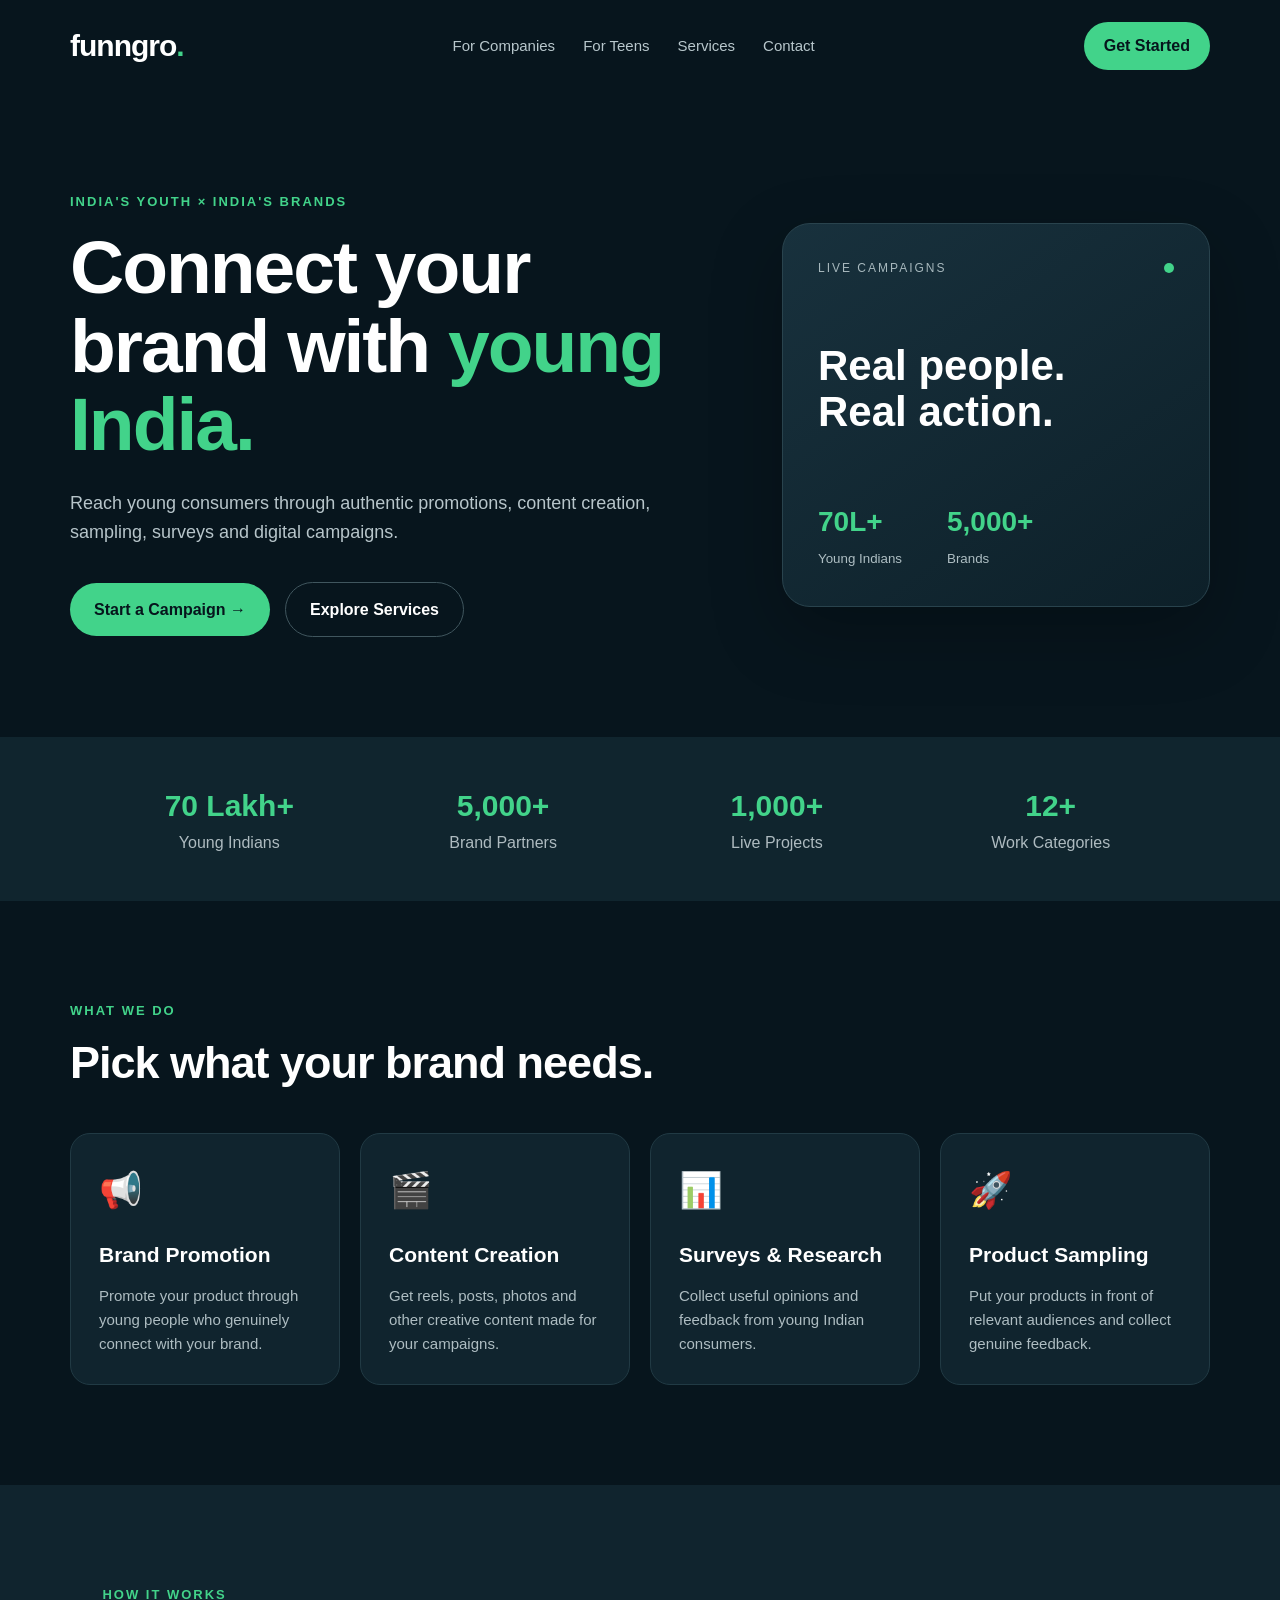
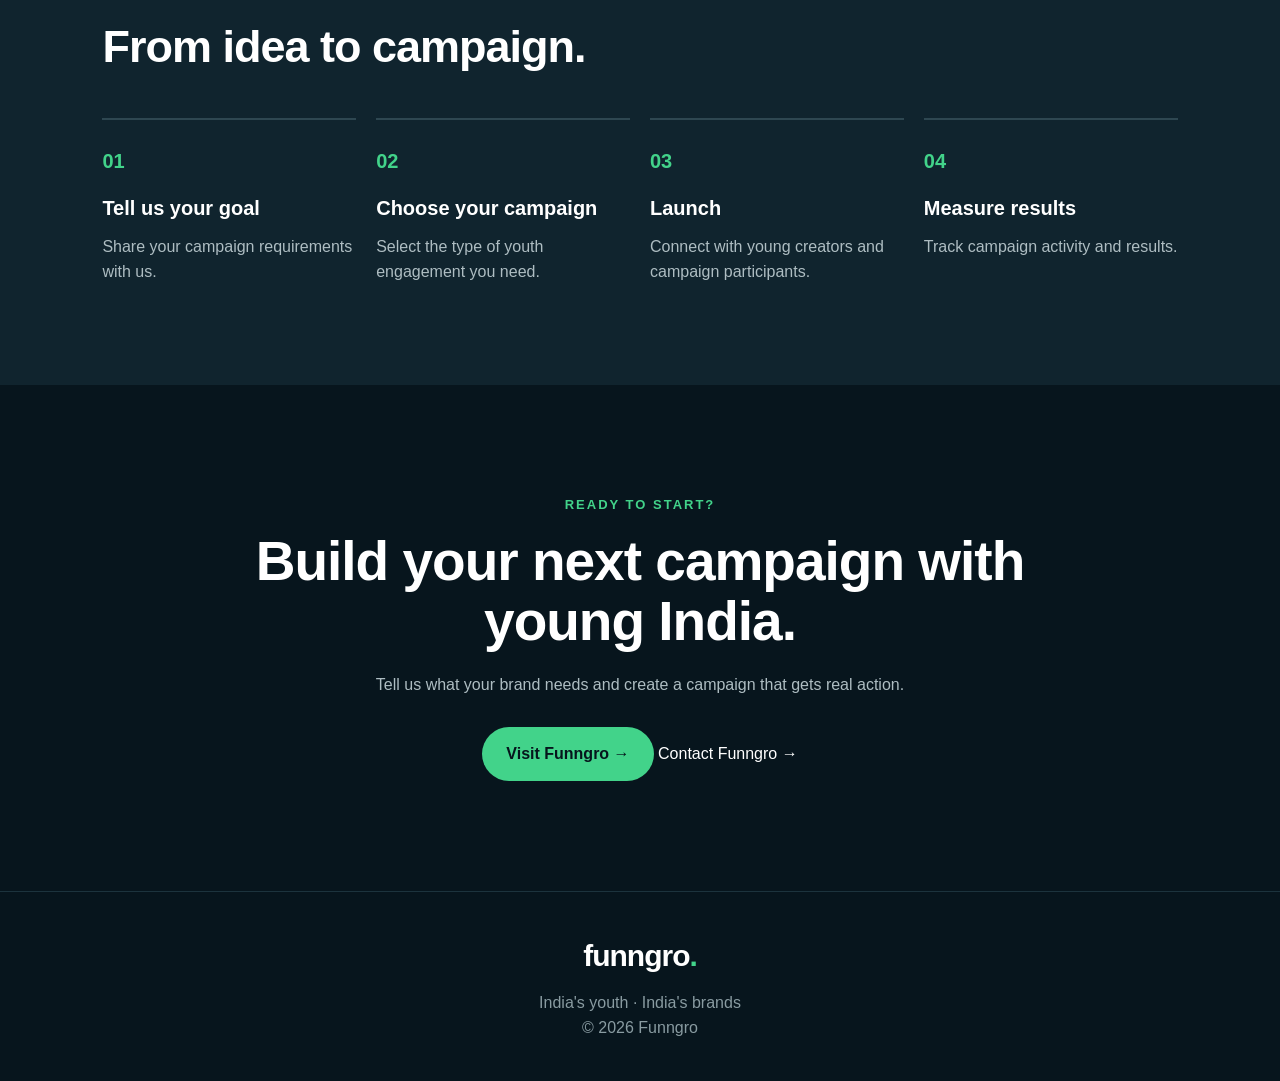
<file: index.html>
<!DOCTYPE html>
<html lang="en">
<head>
  <meta charset="UTF-8">
  <meta name="viewport" content="width=device-width, initial-scale=1.0">

  <title>Funngro for Companies | Connect With Young India</title>
  <meta name="description" content="Funngro helps brands connect with young Indians through promotions, content, surveys, sampling and digital campaigns.">

  <link rel="stylesheet" href="style.css">
</head>

<body>

<header>
  <nav class="navbar">
    <div class="logo">funngro<span>.</span></div>

    <div class="nav-links">
      <a href="index.html">For Companies</a>
      <a href="teen.html">For Teens</a>
      <a href="#services">Services</a>
      <a href="#contact">Contact</a>
    </div>

    <a href="#contact" class="nav-btn">Get Started</a>
  </nav>
</header>

<section class="hero">
  <div class="hero-text">
    <p class="small-title">INDIA'S YOUTH × INDIA'S BRANDS</p>

    <h1>
      Connect your brand
      with <span>young India.</span>
    </h1>

    <p>
      Reach young consumers through authentic promotions,
      content creation, sampling, surveys and digital campaigns.
    </p>

    <div class="hero-buttons">
      <a href="#contact" class="primary-btn">Start a Campaign →</a>
      <a href="#services" class="secondary-btn">Explore Services</a>
    </div>
  </div>

  <div class="hero-card">
    <div class="card-top">
      <span>LIVE CAMPAIGNS</span>
      <span class="dot"></span>
    </div>

    <h2>Real people.<br>Real action.</h2>

    <div class="stats">
      <div>
        <strong>70L+</strong>
        <small>Young Indians</small>
      </div>

      <div>
        <strong>5,000+</strong>
        <small>Brands</small>
      </div>
    </div>
  </div>
</section>

<section class="stats-section">
  <div>
    <h2>70 Lakh+</h2>
    <p>Young Indians</p>
  </div>

  <div>
    <h2>5,000+</h2>
    <p>Brand Partners</p>
  </div>

  <div>
    <h2>1,000+</h2>
    <p>Live Projects</p>
  </div>

  <div>
    <h2>12+</h2>
    <p>Work Categories</p>
  </div>
</section>

<section id="services" class="section">
  <p class="small-title">WHAT WE DO</p>

  <h2 class="section-title">
    Pick what your brand needs.
  </h2>

  <div class="service-grid">

    <div class="service-card">
      <div class="icon">📢</div>
      <h3>Brand Promotion</h3>
      <p>
        Promote your product through young people
        who genuinely connect with your brand.
      </p>
    </div>

    <div class="service-card">
      <div class="icon">🎬</div>
      <h3>Content Creation</h3>
      <p>
        Get reels, posts, photos and other creative
        content made for your campaigns.
      </p>
    </div>

    <div class="service-card">
      <div class="icon">📊</div>
      <h3>Surveys & Research</h3>
      <p>
        Collect useful opinions and feedback
        from young Indian consumers.
      </p>
    </div>

    <div class="service-card">
      <div class="icon">🚀</div>
      <h3>Product Sampling</h3>
      <p>
        Put your products in front of relevant
        audiences and collect genuine feedback.
      </p>
    </div>

  </div>
</section>

<section class="process">
  <p class="small-title">HOW IT WORKS</p>

  <h2 class="section-title">
    From idea to campaign.
  </h2>

  <div class="steps">

    <div class="step">
      <span>01</span>
      <h3>Tell us your goal</h3>
      <p>Share your campaign requirements with us.</p>
    </div>

    <div class="step">
      <span>02</span>
      <h3>Choose your campaign</h3>
      <p>Select the type of youth engagement you need.</p>
    </div>

    <div class="step">
      <span>03</span>
      <h3>Launch</h3>
      <p>Connect with young creators and campaign participants.</p>
    </div>

    <div class="step">
      <span>04</span>
      <h3>Measure results</h3>
      <p>Track campaign activity and results.</p>
    </div>

  </div>
</section>

<section id="contact" class="cta">
  <p class="small-title">READY TO START?</p>

  <h2>
    Build your next campaign
    with young India.
  </h2>

  <p>
    Tell us what your brand needs and
    create a campaign that gets real action.
  </p>

<a href="https://www.funngro.com/" class="primary-btn">
  Visit Funngro →
</a>
    Contact Funngro →
  </>
</section>

<footer>
  <div class="logo">funngro<span>.</span></div>

  <p>
    India's youth · India's brands
  </p>

  <p>
    © 2026 Funngro
  </p>
</footer>

</body>
</html>
</file>
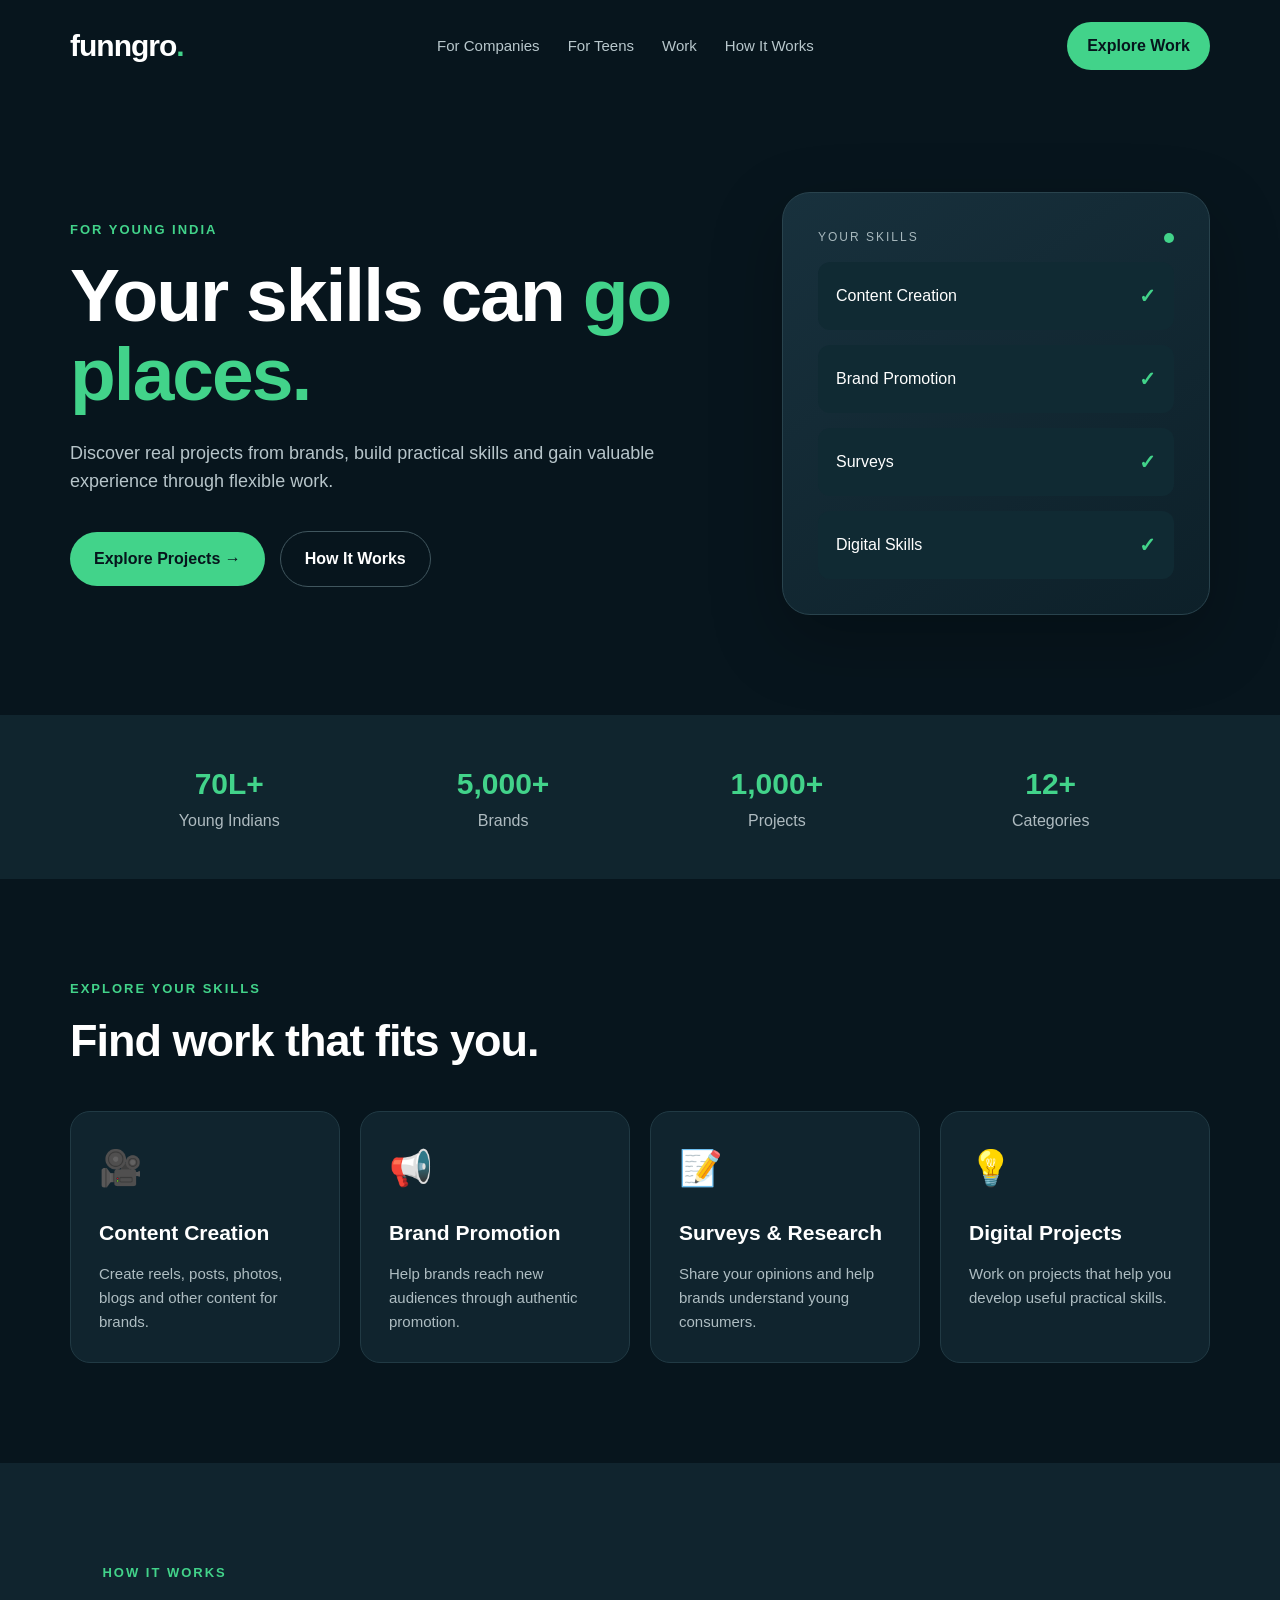
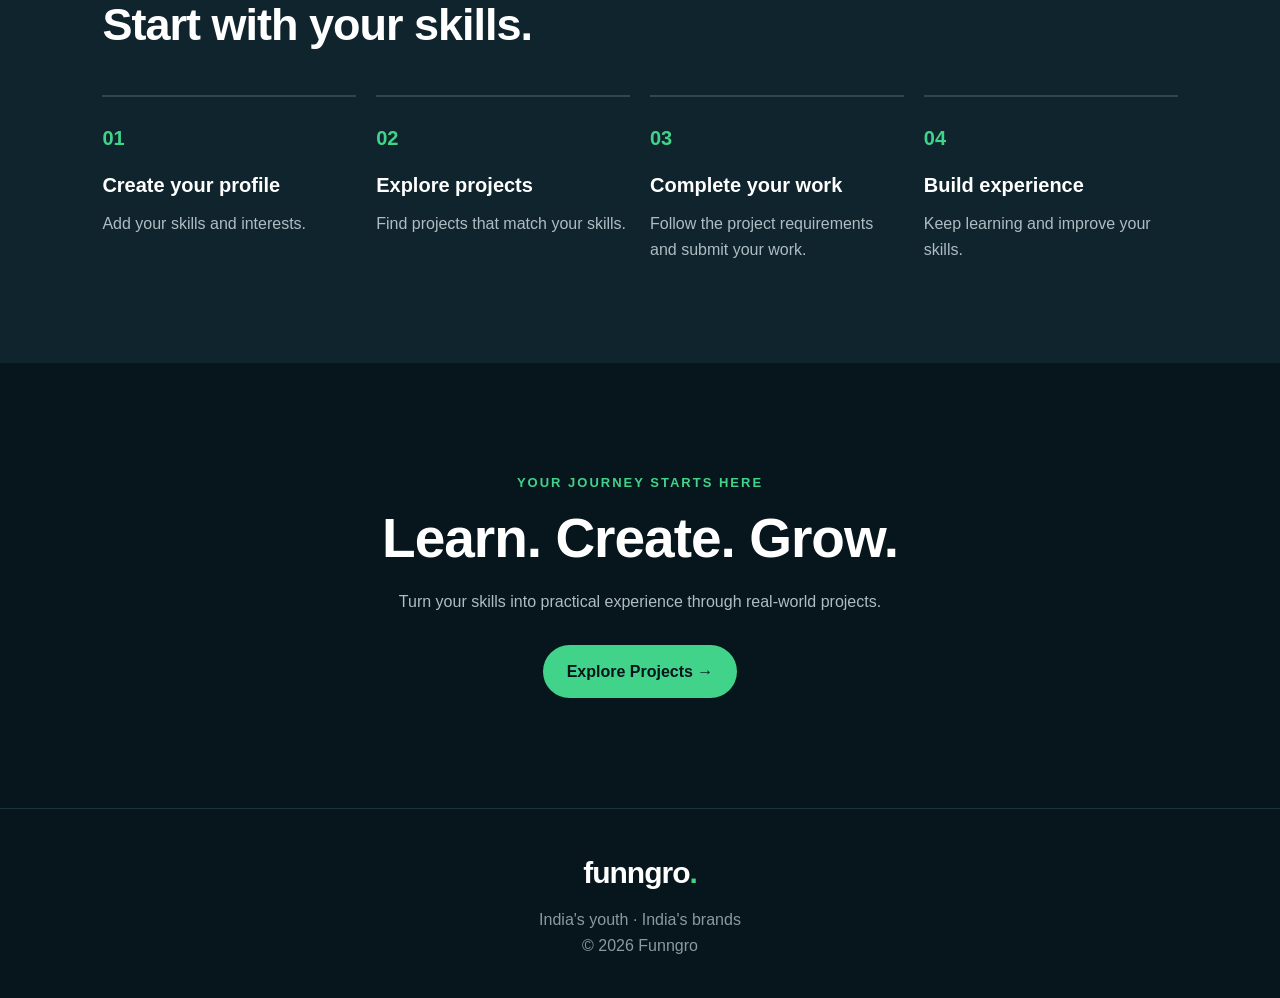
<file: teen.html>
<!DOCTYPE html>
<html lang="en">
<head>
  <meta charset="UTF-8">
  <meta name="viewport" content="width=device-width, initial-scale=1.0">

  <title>Funngro for Teens | Learn, Work & Grow</title>
  <meta name="description" content="Explore flexible projects on Funngro including content creation, brand promotion, surveys, referrals and other skill-building opportunities.">

  <link rel="stylesheet" href="style.css">
</head>

<body>

<header>
  <nav class="navbar">
    <div class="logo">funngro<span>.</span></div>

    <div class="nav-links">
      <a href="index.html">For Companies</a>
      <a href="teen.html">For Teens</a>
      <a href="#work">Work</a>
      <a href="#how">How It Works</a>
    </div>

    <a href="#work" class="nav-btn">Explore Work</a>
  </nav>
</header>

<section class="hero teen-hero">

  <div class="hero-text">

    <p class="small-title">FOR YOUNG INDIA</p>

    <h1>
      Your skills can
      <span>go places.</span>
    </h1>

    <p>
      Discover real projects from brands,
      build practical skills and gain valuable
      experience through flexible work.
    </p>

    <div class="hero-buttons">
      <a href="#work" class="primary-btn">Explore Projects →</a>
      <a href="#how" class="secondary-btn">How It Works</a>
    </div>

  </div>

  <div class="hero-card teen-card">

    <div class="card-top">
      <span>YOUR SKILLS</span>
      <span class="dot"></span>
    </div>

    <div class="skill">
      <span>Content Creation</span>
      <b>✓</b>
    </div>

    <div class="skill">
      <span>Brand Promotion</span>
      <b>✓</b>
    </div>

    <div class="skill">
      <span>Surveys</span>
      <b>✓</b>
    </div>

    <div class="skill">
      <span>Digital Skills</span>
      <b>✓</b>
    </div>

  </div>

</section>

<section class="stats-section">

  <div>
    <h2>70L+</h2>
    <p>Young Indians</p>
  </div>

  <div>
    <h2>5,000+</h2>
    <p>Brands</p>
  </div>

  <div>
    <h2>1,000+</h2>
    <p>Projects</p>
  </div>

  <div>
    <h2>12+</h2>
    <p>Categories</p>
  </div>

</section>

<section id="work" class="section">

  <p class="small-title">EXPLORE YOUR SKILLS</p>

  <h2 class="section-title">
    Find work that fits you.
  </h2>

  <div class="service-grid">

    <div class="service-card">
      <div class="icon">🎥</div>
      <h3>Content Creation</h3>
      <p>
        Create reels, posts, photos, blogs
        and other content for brands.
      </p>
    </div>

    <div class="service-card">
      <div class="icon">📢</div>
      <h3>Brand Promotion</h3>
      <p>
        Help brands reach new audiences
        through authentic promotion.
      </p>
    </div>

    <div class="service-card">
      <div class="icon">📝</div>
      <h3>Surveys & Research</h3>
      <p>
        Share your opinions and help brands
        understand young consumers.
      </p>
    </div>

    <div class="service-card">
      <div class="icon">💡</div>
      <h3>Digital Projects</h3>
      <p>
        Work on projects that help you
        develop useful practical skills.
      </p>
    </div>

  </div>

</section>

<section id="how" class="process">

  <p class="small-title">HOW IT WORKS</p>

  <h2 class="section-title">
    Start with your skills.
  </h2>

  <div class="steps">

    <div class="step">
      <span>01</span>
      <h3>Create your profile</h3>
      <p>Add your skills and interests.</p>
    </div>

    <div class="step">
      <span>02</span>
      <h3>Explore projects</h3>
      <p>Find projects that match your skills.</p>
    </div>

    <div class="step">
      <span>03</span>
      <h3>Complete your work</h3>
      <p>Follow the project requirements and submit your work.</p>
    </div>

    <div class="step">
      <span>04</span>
      <h3>Build experience</h3>
      <p>Keep learning and improve your skills.</p>
    </div>

  </div>

</section>

<section class="cta">

  <p class="small-title">YOUR JOURNEY STARTS HERE</p>

  <h2>
    Learn. Create. Grow.
  </h2>

  <p>
    Turn your skills into practical experience
    through real-world projects.
  </p>

  <a href="#" class="primary-btn">
    Explore Projects →
  </a>

</section>

<footer>

  <div class="logo">funngro<span>.</span></div>

  <p>
    India's youth · India's brands
  </p>

  <p>
    © 2026 Funngro
  </p>

</footer>

</body>
</html>
</file>
<file: style.css>
/* ================================
   FUNNGRO WEBSITE REVAMP
   Responsive CSS
================================ */

* {
  margin: 0;
  padding: 0;
  box-sizing: border-box;
}

html {
  scroll-behavior: smooth;
}

body {
  font-family: Arial, Helvetica, sans-serif;
  background: #07151d;
  color: #ffffff;
  line-height: 1.6;
  overflow-x: hidden;
}

a {
  text-decoration: none;
  color: inherit;
}

img {
  max-width: 100%;
  height: auto;
  display: block;
}

button,
a {
  -webkit-tap-highlight-color: transparent;
}


/* ================================
   HEADER
================================ */

.site-header {
  width: 100%;
  border-bottom: 1px solid #1c333d;
  background: #07151d;
}

.navbar {
  width: 100%;
  max-width: 1200px;
  margin: auto;
  padding: 22px 30px;

  display: flex;
  align-items: center;
  justify-content: space-between;
  gap: 25px;
}

.logo {
  font-size: 30px;
  font-weight: 800;
  letter-spacing: -1px;
}

.logo span {
  color: #42d38a;
}

.nav-links {
  display: flex;
  align-items: center;
  gap: 28px;
}

.nav-links a {
  color: #b8c7cc;
  font-size: 15px;
  transition: color 0.3s ease;
}

.nav-links a:hover,
.nav-links a[aria-current="page"] {
  color: #42d38a;
}

.nav-btn {
  background: #42d38a;
  color: #06151c;
  padding: 11px 20px;
  border-radius: 25px;
  font-weight: 700;
  transition: transform 0.3s ease;
}

.nav-btn:hover {
  transform: translateY(-2px);
}


/* ================================
   HERO
================================ */

.hero {
  width: 100%;
  max-width: 1200px;
  margin: auto;

  padding: 100px 30px;

  display: grid;
  grid-template-columns: 1.2fr 0.8fr;
  align-items: center;
  gap: 70px;
}

.small-title {
  color: #42d38a;
  font-size: 13px;
  font-weight: 700;
  letter-spacing: 2px;
  margin-bottom: 15px;
}

.hero h1 {
  font-size: clamp(45px, 7vw, 75px);
  line-height: 1.05;
  letter-spacing: -2px;
  margin-bottom: 25px;
}

.hero h1 span {
  color: #42d38a;
}

.hero-text > p:not(.small-title) {
  color: #b7c5ca;
  font-size: 18px;
  max-width: 620px;
}

.hero-buttons {
  display: flex;
  align-items: center;
  gap: 15px;
  margin-top: 35px;
  flex-wrap: wrap;
}

.primary-btn,
.secondary-btn {
  display: inline-block;
  padding: 14px 24px;
  border-radius: 30px;
  font-weight: 700;
  transition: all 0.3s ease;
}

.primary-btn {
  background: #42d38a;
  color: #06151c;
}

.primary-btn:hover {
  transform: translateY(-3px);
}

.secondary-btn {
  border: 1px solid #40565e;
  color: #ffffff;
}

.secondary-btn:hover {
  border-color: #42d38a;
  color: #42d38a;
}


/* ================================
   HERO CARD
================================ */

.hero-card {
  background: linear-gradient(
    145deg,
    #18313d,
    #0d2029
  );

  border: 1px solid #29434d;
  border-radius: 28px;

  padding: 35px;
  min-height: 350px;

  box-shadow: 0 25px 70px rgba(0, 0, 0, 0.25);
}

.card-top {
  display: flex;
  justify-content: space-between;
  align-items: center;

  color: #a7b8bd;
  font-size: 12px;
  letter-spacing: 2px;
}

.dot {
  width: 10px;
  height: 10px;
  background: #42d38a;
  border-radius: 50%;
  display: inline-block;
}

.hero-card h2 {
  font-size: 42px;
  line-height: 1.1;
  margin: 65px 0;
}

.stats {
  display: flex;
  gap: 45px;
}

.stats strong {
  display: block;
  color: #42d38a;
  font-size: 28px;
}

.stats small {
  color: #aebec3;
}


/* ================================
   STATISTICS
================================ */

.stats-section {
  width: 100%;
  background: #10252e;

  padding: 45px 8%;

  display: grid;
  grid-template-columns: repeat(4, 1fr);

  text-align: center;
  gap: 20px;
}

.stats-section h2 {
  color: #42d38a;
  font-size: 30px;
}

.stats-section p {
  color: #aebbc0;
}


/* ================================
   MAIN SECTIONS
================================ */

.section {
  width: 100%;
  max-width: 1200px;
  margin: auto;

  padding: 100px 30px;
}

.section-title {
  font-size: 45px;
  line-height: 1.15;
  letter-spacing: -1px;
  margin-bottom: 45px;
}


/* ================================
   SERVICE CARDS
================================ */

.service-grid {
  display: grid;
  grid-template-columns: repeat(4, 1fr);
  gap: 20px;
}

.service-card {
  background: #10242e;
  border: 1px solid #213a44;
  border-radius: 20px;

  padding: 28px;

  transition:
    transform 0.3s ease,
    border-color 0.3s ease;
}

.service-card:hover {
  transform: translateY(-7px);
  border-color: #42d38a;
}

.icon {
  font-size: 35px;
  margin-bottom: 20px;
}

.service-card h3 {
  margin-bottom: 12px;
  font-size: 21px;
}

.service-card p {
  color: #aebdc2;
  font-size: 15px;
}


/* ================================
   PROCESS
================================ */

.process {
  width: 100%;
  background: #10242e;

  padding: 100px 8%;
}

.steps {
  max-width: 1200px;
  margin: auto;

  display: grid;
  grid-template-columns: repeat(4, 1fr);
  gap: 20px;
}

.step {
  border-top: 2px solid #2e4751;
  padding-top: 25px;
}

.step span {
  color: #42d38a;
  font-size: 20px;
  font-weight: 700;
}

.step h3 {
  margin: 15px 0 10px;
  font-size: 20px;
}

.step p {
  color: #aebdc2;
}


/* ================================
   TEEN CARD
================================ */

.teen-card {
  min-height: auto;
}

.skill {
  display: flex;
  justify-content: space-between;
  align-items: center;

  background: #102a33;

  margin-top: 15px;
  padding: 18px;

  border-radius: 12px;
}

.skill b {
  color: #42d38a;
  font-size: 20px;
}


/* ================================
   CTA
================================ */

.cta {
  width: 100%;
  max-width: 850px;
  margin: auto;

  text-align: center;
  padding: 110px 30px;
}

.cta h2 {
  font-size: 55px;
  line-height: 1.1;
  letter-spacing: -1px;
  margin-bottom: 20px;
}

.cta > p:not(.small-title) {
  color: #aebdc2;
  margin-bottom: 30px;
}


/* ================================
   FOOTER
================================ */

footer {
  border-top: 1px solid #1c333d;

  padding: 40px 30px;

  text-align: center;

  color: #899ba1;
}

footer .logo {
  color: #ffffff;
  margin-bottom: 10px;
}


/* ================================
   TABLET
================================ */

@media (max-width: 850px) {

  .navbar {
    flex-wrap: wrap;
  }

  .nav-links {
    order: 3;
    width: 100%;

    justify-content: center;
    flex-wrap: wrap;

    gap: 15px;
  }

  .hero {
    grid-template-columns: 1fr;

    padding: 70px 25px;

    gap: 45px;
  }

  .hero h1 {
    font-size: 50px;
  }

  .stats-section {
    grid-template-columns: repeat(2, 1fr);
  }

  .service-grid {
    grid-template-columns: repeat(2, 1fr);
  }

  .steps {
    grid-template-columns: repeat(2, 1fr);
  }

  .cta h2 {
    font-size: 42px;
  }
}


/* ================================
   MOBILE
================================ */

@media (max-width: 550px) {

  .navbar {
    padding: 18px;
  }

  .logo {
    font-size: 27px;
  }

  .nav-btn {
    display: none;
  }

  .nav-links {
    gap: 12px;
  }

  .nav-links a {
    font-size: 14px;
  }

  .hero {
    padding: 55px 20px;
  }

  .hero h1 {
    font-size: 43px;
    letter-spacing: -1px;
  }

  .hero-text > p:not(.small-title) {
    font-size: 16px;
  }

  .hero-card {
    padding: 25px;
  }

  .hero-card h2 {
    font-size: 34px;
    margin: 45px 0;
  }

  .stats-section {
    grid-template-columns: 1fr 1fr;
    padding: 35px 15px;
  }

  .stats-section h2 {
    font-size: 25px;
  }

  .section {
    padding: 70px 20px;
  }

  .section-title {
    font-size: 35px;
  }

  .service-grid,
  .steps {
    grid-template-columns: 1fr;
  }

  .process {
    padding: 70px 20px;
  }

  .cta {
    padding: 80px 20px;
  }

  .cta h2 {
    font-size: 38px;
  }

  .primary-btn,
  .secondary-btn {
    width: 100%;
    text-align: center;
  }
}


/* ================================
   ACCESSIBILITY
================================ */

@media (prefers-reduced-motion: reduce) {

  html {
    scroll-behavior: auto;
  }

  *,
  *::before,
  *::after {
    transition: none !important;
  }
}
</file>
